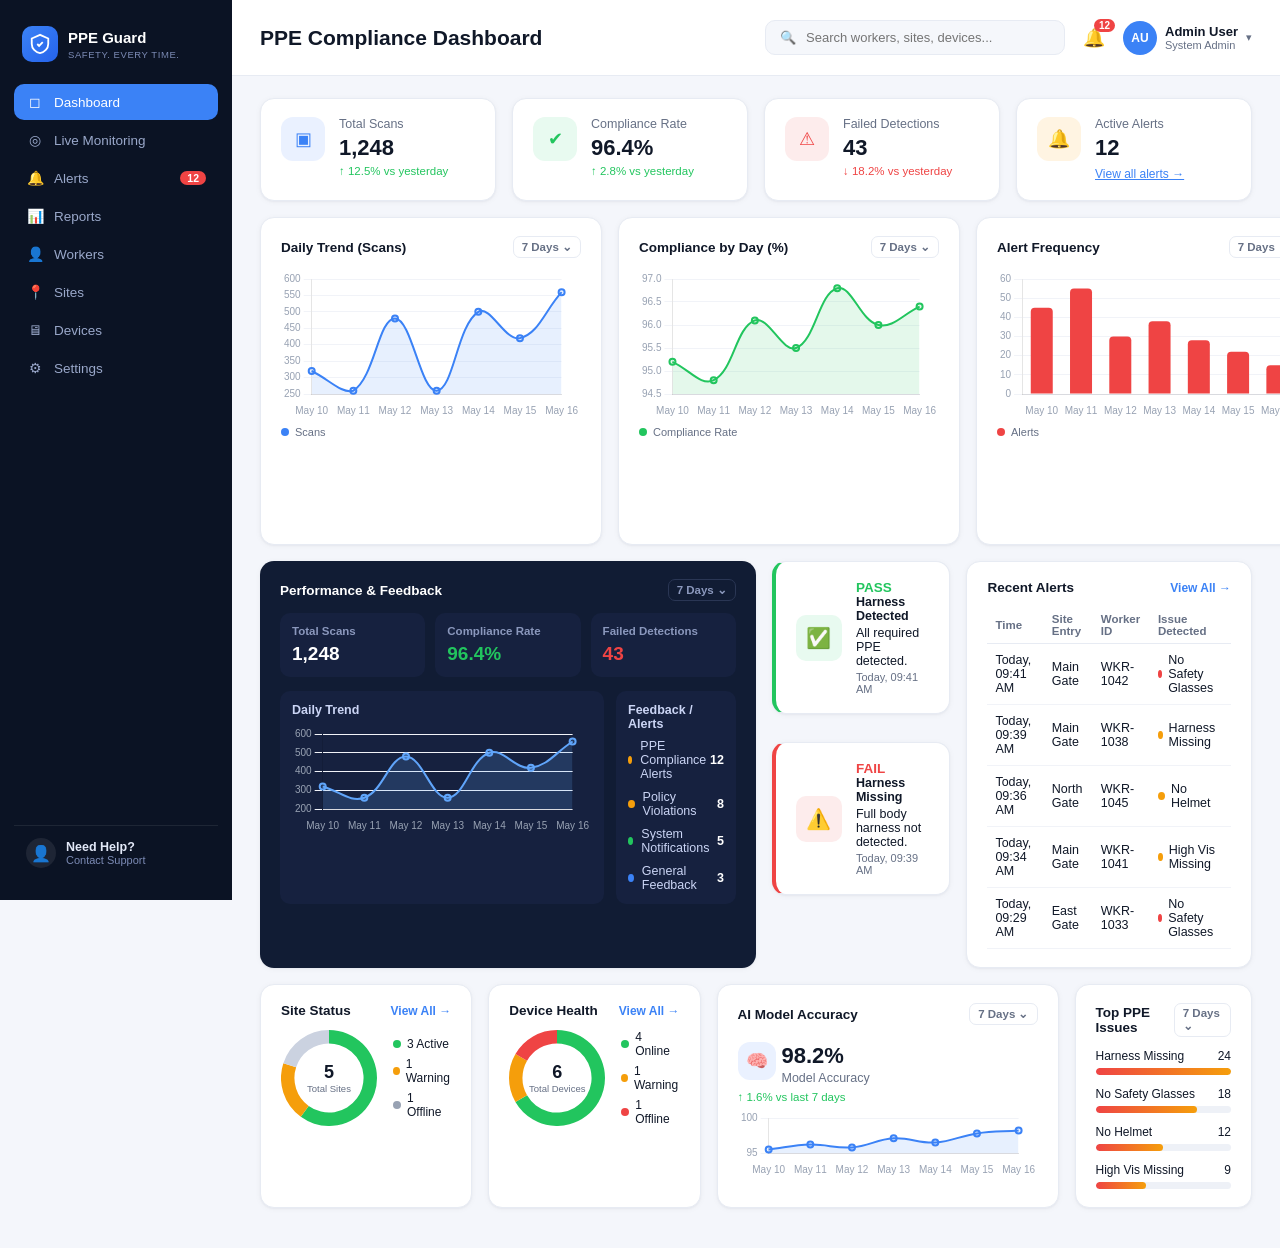
<file: index.html>
<!doctype html>
<html lang="en">
<head>
<meta charset="UTF-8" />
<meta name="viewport" content="width=device-width, initial-scale=1.0" />
<title>PPE Guard — Compliance Dashboard</title>
<link rel="stylesheet" href="css/style.css" />
<script src="js/vendor/chart.umd.js"></script>
</head>
<body>
<div class="app-shell">

  <aside class="sidebar">
    <div class="brand">
      <div class="brand-icon">
        <svg viewBox="0 0 24 24" width="22" height="22" fill="none" stroke="currentColor" stroke-width="2">
          <path d="M12 2 3 6v6c0 5 4 9 9 10 5-1 9-5 9-10V6l-9-4Z" />
          <path d="m9 12 2 2 4-4" />
        </svg>
      </div>
      <div class="brand-text">
        <div class="brand-name">PPE Guard</div>
        <div class="brand-tag">SAFETY. EVERY TIME.</div>
      </div>
    </div>

    <nav class="nav" id="nav">
      <a href="#dashboard" class="nav-item" data-route="dashboard">
        <span class="nav-icon">◻</span> Dashboard
      </a>
      <a href="#live" class="nav-item" data-route="live">
        <span class="nav-icon">◎</span> Live Monitoring
      </a>
      <a href="#alerts" class="nav-item" data-route="alerts">
        <span class="nav-icon">🔔</span> Alerts <span class="nav-badge" id="nav-alert-badge">12</span>
      </a>
      <a href="#reports" class="nav-item" data-route="reports">
        <span class="nav-icon">📊</span> Reports
      </a>
      <a href="#workers" class="nav-item" data-route="workers">
        <span class="nav-icon">👤</span> Workers
      </a>
      <a href="#sites" class="nav-item" data-route="sites">
        <span class="nav-icon">📍</span> Sites
      </a>
      <a href="#devices" class="nav-item" data-route="devices">
        <span class="nav-icon">🖥</span> Devices
      </a>
      <a href="#settings" class="nav-item" data-route="settings">
        <span class="nav-icon">⚙</span> Settings
      </a>
    </nav>

    <div class="sidebar-footer">
      <div class="help-icon">👤</div>
      <div>
        <div class="help-title">Need Help?</div>
        <div class="help-sub">Contact Support</div>
      </div>
    </div>
  </aside>

  <div class="main-col">
    <header class="topbar">
      <h1 id="page-title">PPE Compliance Dashboard</h1>
      <div class="topbar-right">
        <div class="search-box">
          <span>🔍</span>
          <input type="text" placeholder="Search workers, sites, devices..." />
        </div>
        <div class="bell">
          🔔
          <span class="bell-badge" id="bell-badge">12</span>
        </div>
        <div class="user-chip">
          <div class="avatar">AU</div>
          <div class="user-meta">
            <div class="user-name">Admin User</div>
            <div class="user-role">System Admin</div>
          </div>
          <span class="chevron">▾</span>
        </div>
      </div>
    </header>

    <main id="content" class="content"></main>
  </div>
</div>

<script src="js/data.js"></script>
<script src="js/charts.js"></script>
<script src="js/views.js"></script>
<script src="js/app.js"></script>
</body>
</html>
</file>
<file: css/style.css>
:root {
  --navy: #0b1324;
  --navy-2: #111c34;
  --navy-3: #16213f;
  --blue: #3b82f6;
  --blue-light: #eaf1ff;
  --green: #22c55e;
  --green-light: #e8faf0;
  --red: #ef4444;
  --red-light: #fdecec;
  --amber: #f59e0b;
  --amber-light: #fff4e2;
  --bg: #f4f6fb;
  --card: #ffffff;
  --border: #e7ebf3;
  --text: #101828;
  --text-mute: #667085;
  --radius: 14px;
  --shadow: 0 1px 2px rgba(16, 24, 40, 0.04), 0 1px 6px rgba(16, 24, 40, 0.04);
}

* { box-sizing: border-box; }

body {
  margin: 0;
  font-family: "Segoe UI", Inter, -apple-system, BlinkMacSystemFont, Roboto, Helvetica, Arial, sans-serif;
  background: var(--bg);
  color: var(--text);
}

.app-shell {
  display: flex;
  min-height: 100vh;
}

/* ---------- Sidebar ---------- */
.sidebar {
  width: 232px;
  flex-shrink: 0;
  background: var(--navy);
  color: #cbd5f5;
  display: flex;
  flex-direction: column;
  padding: 20px 14px;
  position: sticky;
  top: 0;
  height: 100vh;
}

.brand {
  display: flex;
  align-items: center;
  gap: 10px;
  padding: 6px 8px 22px;
}

.brand-icon {
  width: 36px;
  height: 36px;
  border-radius: 10px;
  background: linear-gradient(135deg, #3b82f6, #2563eb);
  display: flex;
  align-items: center;
  justify-content: center;
  color: white;
  flex-shrink: 0;
}

.brand-name { font-weight: 700; color: #fff; font-size: 15px; line-height: 1.2; }
.brand-tag { font-size: 9.5px; letter-spacing: 0.06em; color: #7c8bb5; margin-top: 2px; }

.nav { display: flex; flex-direction: column; gap: 2px; flex: 1; }

.nav-item {
  display: flex;
  align-items: center;
  gap: 10px;
  padding: 10px 12px;
  border-radius: 10px;
  color: #9aa8ca;
  text-decoration: none;
  font-size: 13.5px;
  font-weight: 500;
  transition: background 0.15s, color 0.15s;
}

.nav-icon { width: 18px; display: inline-block; text-align: center; font-size: 14px; }

.nav-item:hover { background: rgba(255,255,255,0.06); color: #e2e8f7; }

.nav-item.active {
  background: var(--blue);
  color: #fff;
}

.nav-badge {
  margin-left: auto;
  background: var(--red);
  color: white;
  font-size: 10.5px;
  font-weight: 700;
  padding: 1px 7px;
  border-radius: 999px;
}

.sidebar-footer {
  display: flex;
  align-items: center;
  gap: 10px;
  padding: 12px;
  border-top: 1px solid rgba(255,255,255,0.08);
  margin-top: 10px;
}
.help-icon {
  width: 30px; height: 30px; border-radius: 50%;
  background: rgba(255,255,255,0.08);
  display: flex; align-items: center; justify-content: center;
}
.help-title { font-size: 12.5px; color: #e2e8f7; font-weight: 600; }
.help-sub { font-size: 11px; color: #7c8bb5; }

/* ---------- Main column ---------- */
.main-col { flex: 1; min-width: 0; display: flex; flex-direction: column; }

.topbar {
  display: flex;
  align-items: center;
  justify-content: space-between;
  padding: 20px 28px;
  background: var(--card);
  border-bottom: 1px solid var(--border);
  position: sticky;
  top: 0;
  z-index: 5;
}

.topbar h1 { font-size: 21px; margin: 0; }

.topbar-right { display: flex; align-items: center; gap: 18px; }

.search-box {
  display: flex;
  align-items: center;
  gap: 8px;
  background: #f5f7fb;
  border: 1px solid var(--border);
  border-radius: 10px;
  padding: 8px 14px;
  width: 300px;
  color: var(--text-mute);
  font-size: 13px;
}
.search-box input {
  border: none; background: transparent; outline: none; font-size: 13px; width: 100%;
}

.bell { position: relative; font-size: 18px; color: #475467; cursor: pointer; }
.bell-badge {
  position: absolute; top: -8px; right: -10px;
  background: var(--red); color: white; font-size: 10px; font-weight: 700;
  padding: 1px 5px; border-radius: 999px;
}

.user-chip { display: flex; align-items: center; gap: 8px; cursor: pointer; }
.avatar {
  width: 34px; height: 34px; border-radius: 50%; background: var(--blue);
  color: white; display: flex; align-items: center; justify-content: center;
  font-size: 12px; font-weight: 700;
}
.user-name { font-size: 13px; font-weight: 600; }
.user-role { font-size: 11px; color: var(--text-mute); }
.chevron { color: var(--text-mute); font-size: 11px; }

.content { padding: 22px 28px 40px; }

/* ---------- Generic building blocks ---------- */
.card {
  background: var(--card);
  border: 1px solid var(--border);
  border-radius: var(--radius);
  box-shadow: var(--shadow);
  padding: 18px 20px;
}

.grid { display: grid; gap: 16px; }

.stat-row { grid-template-columns: repeat(4, 1fr); margin-bottom: 16px; }

.stat-card {
  display: flex;
  align-items: flex-start;
  gap: 14px;
}
.stat-icon {
  width: 44px; height: 44px; border-radius: 12px;
  display: flex; align-items: center; justify-content: center;
  font-size: 18px; flex-shrink: 0;
}
.stat-icon.blue { background: var(--blue-light); color: var(--blue); }
.stat-icon.green { background: var(--green-light); color: var(--green); }
.stat-icon.red { background: var(--red-light); color: var(--red); }
.stat-icon.amber { background: var(--amber-light); color: var(--amber); }

.stat-label { font-size: 12.5px; color: var(--text-mute); margin-bottom: 4px; }
.stat-value { font-size: 22px; font-weight: 700; }
.stat-delta { font-size: 11.5px; margin-top: 4px; }
.stat-delta.up { color: var(--green); }
.stat-delta.down { color: var(--red); }
.stat-link { font-size: 12px; color: var(--blue); margin-top: 6px; display: inline-block; }

.panel-row-1 { grid-template-columns: 1fr 1fr 1fr 1.3fr; margin-bottom: 16px; }
.panel-row-2 { grid-template-columns: 1.6fr 1fr 1.6fr; margin-bottom: 16px; }
.panel-row-3 { grid-template-columns: repeat(4, 1fr); }

.panel-head {
  display: flex; align-items: center; justify-content: space-between;
  margin-bottom: 12px; font-size: 13.5px; font-weight: 600;
}
.panel-head select, .period-pill {
  font-size: 11.5px; color: var(--text-mute); border: 1px solid var(--border);
  border-radius: 7px; padding: 3px 8px; background: #fff;
}

.chart-wrap { height: 150px; position: relative; }
.chart-legend { font-size: 11px; color: var(--text-mute); margin-top: 6px; display: flex; gap: 6px; align-items: center; }
.dot { width: 8px; height: 8px; border-radius: 50%; display: inline-block; }
.dot.blue { background: var(--blue); }
.dot.green { background: var(--green); }
.dot.red { background: var(--red); }

/* Live monitoring card */
.live-card { display: flex; flex-direction: column; }
.live-head { display: flex; align-items: center; justify-content: space-between; margin-bottom: 10px; }
.live-badge { display: flex; align-items: center; gap: 5px; color: var(--red); font-size: 11.5px; font-weight: 700; }
.live-dot { width: 8px; height: 8px; background: var(--red); border-radius: 50%; animation: pulse 1.4s infinite; }
@keyframes pulse { 0%,100% { opacity: 1; } 50% { opacity: 0.35; } }

.cam-frame {
  position: relative;
  border-radius: 10px;
  overflow: hidden;
  flex: 1;
  min-height: 220px;
  background: linear-gradient(180deg,#1e293b,#0f172a);
}
.cam-frame svg { width: 100%; height: 100%; display: block; }
.cam-tag {
  position: absolute; bottom: 10px; left: 10px;
  background: rgba(0,0,0,0.55); color: #fff; font-size: 11px; padding: 4px 9px; border-radius: 6px;
}
.cam-expand {
  position: absolute; bottom: 10px; right: 10px;
  background: rgba(0,0,0,0.55); color: #fff; width: 26px; height: 26px; border-radius: 6px;
  display: flex; align-items: center; justify-content: center; font-size: 12px;
}
.bbox {
  position: absolute; border: 2px solid var(--green); border-radius: 4px;
  transition: border-color 0.4s, left 0.6s, top 0.6s;
}
.bbox.fail { border-color: var(--red); }
.bbox-label {
  position: absolute; top: -20px; left: -2px; font-size: 10px; font-weight: 700;
  background: var(--green); color: #06230f; padding: 1px 6px; border-radius: 4px; white-space: nowrap;
}
.bbox.fail .bbox-label { background: var(--red); color: #fff; }

/* Performance & feedback (dark) */
.dark-panel { background: var(--navy-2); color: #cbd5f5; border: none; }
.mini-stats { display: grid; grid-template-columns: repeat(3,1fr); gap: 10px; margin-bottom: 14px; }
.mini-stat {
  background: var(--navy-3); border-radius: 10px; padding: 12px;
}
.mini-stat .label { font-size: 11.5px; color: #8b98bd; margin-bottom: 6px; font-weight: 600; }
.mini-stat .value { font-size: 19px; font-weight: 700; color: #fff; }
.mini-stat .value.green { color: var(--green); }
.mini-stat .value.red { color: var(--red); }

.dark-grid-2 { display: grid; grid-template-columns: 1.3fr 1fr; gap: 12px; }
.dark-box { background: var(--navy-3); border-radius: 10px; padding: 12px; }
.dark-box .panel-head { color: #cbd5f5; font-size: 12.5px; margin-bottom: 8px; }

.feedback-list { list-style: none; margin: 0; padding: 0; display: flex; flex-direction: column; gap: 9px; }
.feedback-list li { display: flex; align-items: center; justify-content: space-between; font-size: 12.5px; }
.feedback-list .fdot { width: 8px; height: 8px; border-radius: 50%; margin-right: 8px; display: inline-block; }
.feedback-list .fname { display: flex; align-items: center; color: #cbd5f5; }
.feedback-list .fcount { color: #fff; font-weight: 700; }

/* Pass/Fail cards */
.status-card { display: flex; align-items: center; gap: 14px; margin-bottom: 12px; }
.status-card:last-child { margin-bottom: 0; }
.status-icon-wrap {
  width: 46px; height: 46px; border-radius: 10px; display: flex; align-items: center; justify-content: center;
  flex-shrink: 0; font-size: 20px;
}
.status-card.pass { border-left: 4px solid var(--green); }
.status-card.fail { border-left: 4px solid var(--red); }
.status-card.pass .status-icon-wrap { background: var(--green-light); color: var(--green); }
.status-card.fail .status-icon-wrap { background: var(--red-light); color: var(--red); }
.status-title { font-weight: 700; font-size: 13.5px; display:flex; align-items:center; gap:6px;}
.status-title.pass { color: var(--green); }
.status-title.fail { color: var(--red); }
.status-detail { font-size: 12.5px; color: var(--text); margin: 3px 0; }
.status-sub { font-size: 12.5px; font-weight: 600; }
.status-time { font-size: 11px; color: var(--text-mute); margin-top: 2px; }

/* Recent alerts table */
.table { width: 100%; border-collapse: collapse; font-size: 12.5px; }
.table th {
  text-align: left; font-weight: 600; color: var(--text-mute); font-size: 11.5px;
  padding: 6px 8px; border-bottom: 1px solid var(--border);
}
.table td { padding: 9px 8px; border-bottom: 1px solid #f1f3f8; }
.issue-cell { display: flex; align-items: center; gap: 6px; }

/* Donuts row */
.donut-row { grid-template-columns: repeat(4, 1fr); margin-top: 16px; }
.donut-wrap { display: flex; align-items: center; gap: 16px; }
.donut-canvas-box { position: relative; width: 96px; height: 96px; flex-shrink: 0; }
.donut-center { position: absolute; inset: 0; display: flex; flex-direction: column; align-items: center; justify-content: center; }
.donut-center .num { font-size: 18px; font-weight: 700; }
.donut-center .lbl { font-size: 9.5px; color: var(--text-mute); text-align: center; }
.legend-list { display: flex; flex-direction: column; gap: 6px; font-size: 12px; }
.legend-list .row { display: flex; align-items: center; gap: 6px; }
.legend-list .row .n { margin-left: auto; font-weight: 700; }

.accuracy-value { font-size: 22px; font-weight: 700; margin: 6px 0 2px; }

.issue-bars { display: flex; flex-direction: column; gap: 12px; }
.issue-bar-row .top { display: flex; justify-content: space-between; font-size: 12px; margin-bottom: 5px; }
.bar-track { height: 7px; background: #eef1f7; border-radius: 999px; overflow: hidden; }
.bar-fill { height: 100%; border-radius: 999px; background: linear-gradient(90deg,#ef4444,#f59e0b); }

.view-all { font-size: 12px; color: var(--blue); text-decoration: none; }

/* Generic sub-page pieces */
.subpage-grid { grid-template-columns: repeat(auto-fill, minmax(260px, 1fr)); }
.entity-card { display: flex; flex-direction: column; gap: 8px; }
.entity-card .name { font-weight: 700; font-size: 14px; }
.badge { font-size: 11px; font-weight: 700; padding: 2px 9px; border-radius: 999px; display: inline-block; width: fit-content; }
.badge.online, .badge.active { background: var(--green-light); color: var(--green); }
.badge.warning { background: var(--amber-light); color: var(--amber); }
.badge.offline { background: var(--red-light); color: var(--red); }

.settings-form { display: flex; flex-direction: column; gap: 16px; max-width: 480px; }
.form-row label { display: block; font-size: 12.5px; font-weight: 600; margin-bottom: 6px; color: var(--text-mute); }
.form-row input[type=text], .form-row input[type=email], .form-row select {
  width: 100%; padding: 9px 12px; border: 1px solid var(--border); border-radius: 8px; font-size: 13px;
}
.toggle-row { display: flex; align-items: center; justify-content: space-between; padding: 10px 0; border-bottom: 1px solid var(--border); }
.switch { position: relative; width: 40px; height: 22px; }
.switch input { display: none; }
.slider { position: absolute; inset: 0; background: #d5dae5; border-radius: 999px; cursor: pointer; transition: 0.2s; }
.slider::before { content: ""; position: absolute; width: 18px; height: 18px; left: 2px; top: 2px; background: white; border-radius: 50%; transition: 0.2s; }
.switch input:checked + .slider { background: var(--blue); }
.switch input:checked + .slider::before { transform: translateX(18px); }
.btn-primary {
  background: var(--blue); color: white; border: none; padding: 10px 18px; border-radius: 8px;
  font-weight: 600; font-size: 13px; cursor: pointer; width: fit-content;
}
.btn-primary:hover { background: #2f6fe0; }
.save-msg { font-size: 12px; color: var(--green); font-weight: 600; opacity: 0; transition: opacity 0.3s; }
.save-msg.show { opacity: 1; }

.section-title { font-size: 16px; font-weight: 700; margin: 22px 0 12px; }
.section-title:first-child { margin-top: 0; }

.flash { animation: flashbg 1s ease; }
@keyframes flashbg { 0% { background: #fff8db; } 100% { background: transparent; } }

@media (max-width: 1200px) {
  .panel-row-1, .panel-row-2, .stat-row, .donut-row { grid-template-columns: repeat(2, 1fr); }
}
@media (max-width: 760px) {
  .sidebar { display: none; }
  .panel-row-1, .panel-row-2, .stat-row, .donut-row, .dark-grid-2 { grid-template-columns: 1fr; }
  .search-box { width: 160px; }
}
</file>
